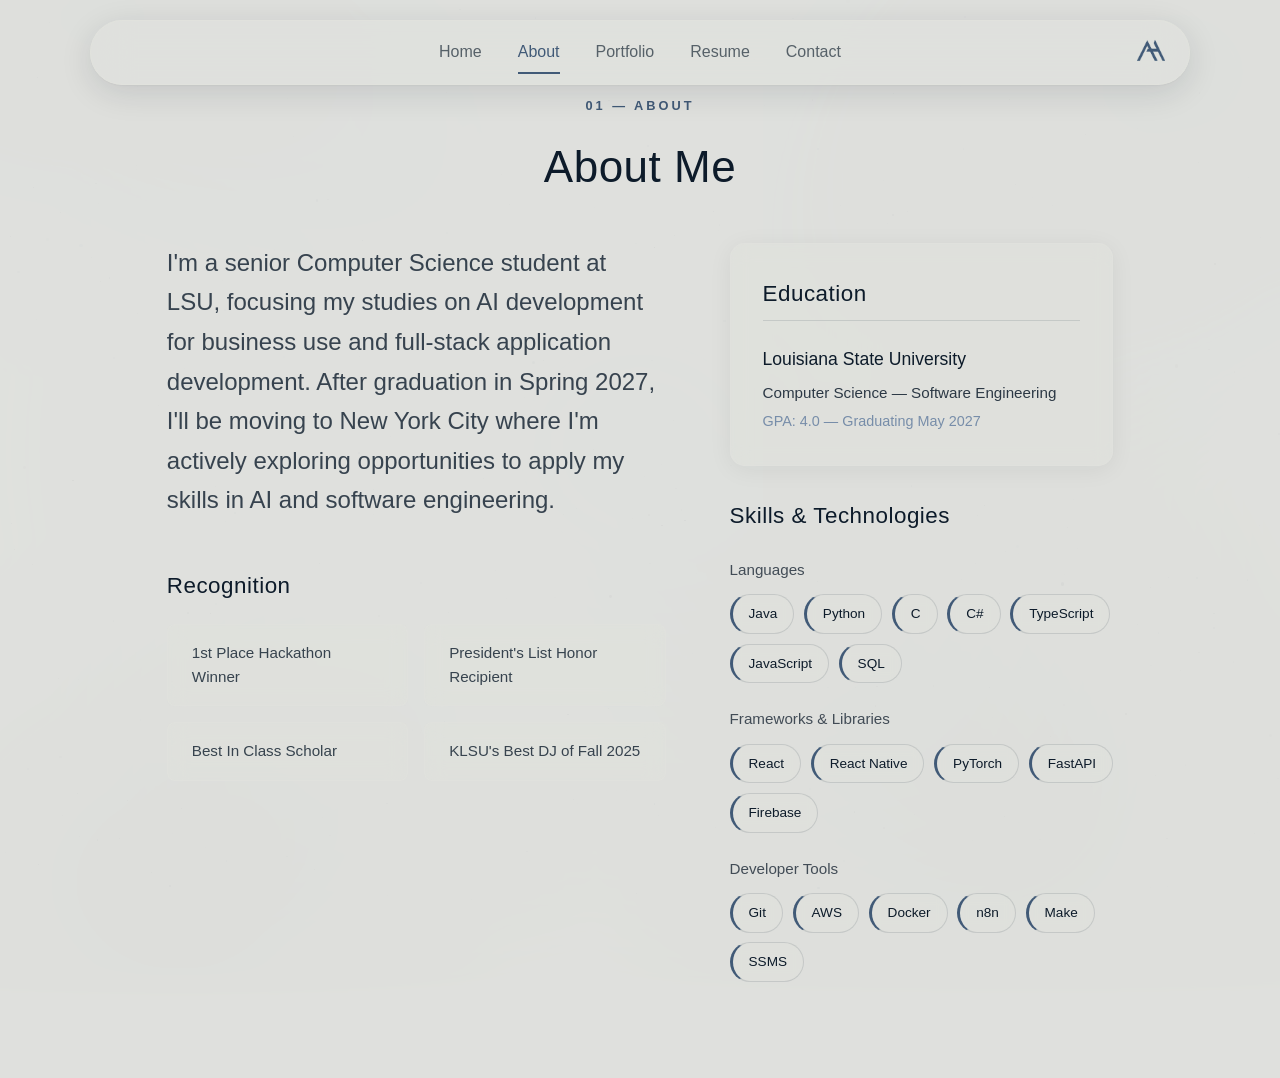
<file: about.html>
<!DOCTYPE html>
<html lang="en">

<head>
    <meta charset="UTF-8">
    <meta name="viewport" content="width=device-width, initial-scale=1.0">
    <title>About — Alex Hollier</title>
    <link rel="icon" type="image/svg" href="personal_logo.png">
    <link rel="stylesheet" href="site.css">
</head>

<body>
    <div class="star-container" id="container"></div>

    <div class="content">
        <header>
            <nav>
                <button class="menu-toggle" aria-label="Toggle menu">☰</button>
                <ul>
                    <li><a href="index.html" class="nav-link">Home</a></li>
                    <li><a href="about.html" class="nav-link active">About</a></li>
                    <li><a href="portfolio.html" class="nav-link">Portfolio</a></li>
                    <!-- <li><a href="on-air.html" class="nav-link">On Air</a></li> -->
                    <li><a href="resume.html" class="nav-link">Resume</a></li>
                    <li><a href="contact.html" class="nav-link">Contact</a></li>
                </ul>
                <a href="index.html" class="nav-logo-link">
                    <img src="personal_logo_blue.png" alt="Alex Hollier" class="nav-logo">
                </a>
            </nav>
        </header>

        <main>
            <div id="about" class="page-section light">
                <div class="section-inner">
                    <span class="section-kicker reveal">01 — About</span>
                    <h2 class="reveal">About Me</h2>

                    <div class="about-grid">
                        <div class="about-col about-col-main">
                            <!-- VOICE: rewrite intro -->
                            <p class="about-intro reveal">
                                I'm a senior Computer Science student at LSU, focusing my studies on AI development for business use and full-stack application development. After graduation in Spring 2027, I'll be moving to New York City where I'm actively exploring opportunities to apply my skills in AI and software engineering.
                            </p>

                            <div class="achievements-section reveal">
                                <h3>Recognition</h3>
                                <div class="achievements-list">
                                    <div class="achievement-item">1st Place Hackathon Winner</div>
                                    <div class="achievement-item">President's List Honor Recipient</div>
                                    <div class="achievement-item">Best In Class Scholar</div>
                                    <div class="achievement-item">KLSU's Best DJ of Fall 2025</div>
                                </div>
                            </div>
                        </div>

                        <div class="about-col about-col-side">
                            <div class="info-card education-card reveal">
                                <h3>Education</h3>
                                <h4>Louisiana State University</h4>
                                <p class="highlight">Computer Science — Software Engineering</p>
                                <p class="detail">GPA: 4.0 — Graduating May 2027</p>
                            </div>

                            <div class="skills-section reveal">
                                <h3>Skills &amp; Technologies</h3>
                                <div class="skills-categories">
                                    <div class="skill-category">
                                        <h4>Languages</h4>
                                        <div class="skill-pills">
                                            <span class="skill-pill">Java</span>
                                            <span class="skill-pill">Python</span>
                                            <span class="skill-pill">C</span>
                                            <span class="skill-pill">C#</span>
                                            <span class="skill-pill">TypeScript</span>
                                            <span class="skill-pill">JavaScript</span>
                                            <span class="skill-pill">SQL</span>
                                        </div>
                                    </div>
                                    <div class="skill-category">
                                        <h4>Frameworks &amp; Libraries</h4>
                                        <div class="skill-pills">
                                            <span class="skill-pill">React</span>
                                            <span class="skill-pill">React Native</span>
                                            <span class="skill-pill">PyTorch</span>
                                            <span class="skill-pill">FastAPI</span>
                                            <span class="skill-pill">Firebase</span>
                                        </div>
                                    </div>
                                    <div class="skill-category">
                                        <h4>Developer Tools</h4>
                                        <div class="skill-pills">
                                            <span class="skill-pill">Git</span>
                                            <span class="skill-pill">AWS</span>
                                            <span class="skill-pill">Docker</span>
                                            <span class="skill-pill">n8n</span>
                                            <span class="skill-pill">Make</span>
                                            <span class="skill-pill">SSMS</span>
                                        </div>
                                    </div>
                                </div>
                            </div>
                        </div>
                    </div>
                </div>
            </div>
        </main>

    <script src="site.js"></script>
</body>

</html>
</file>
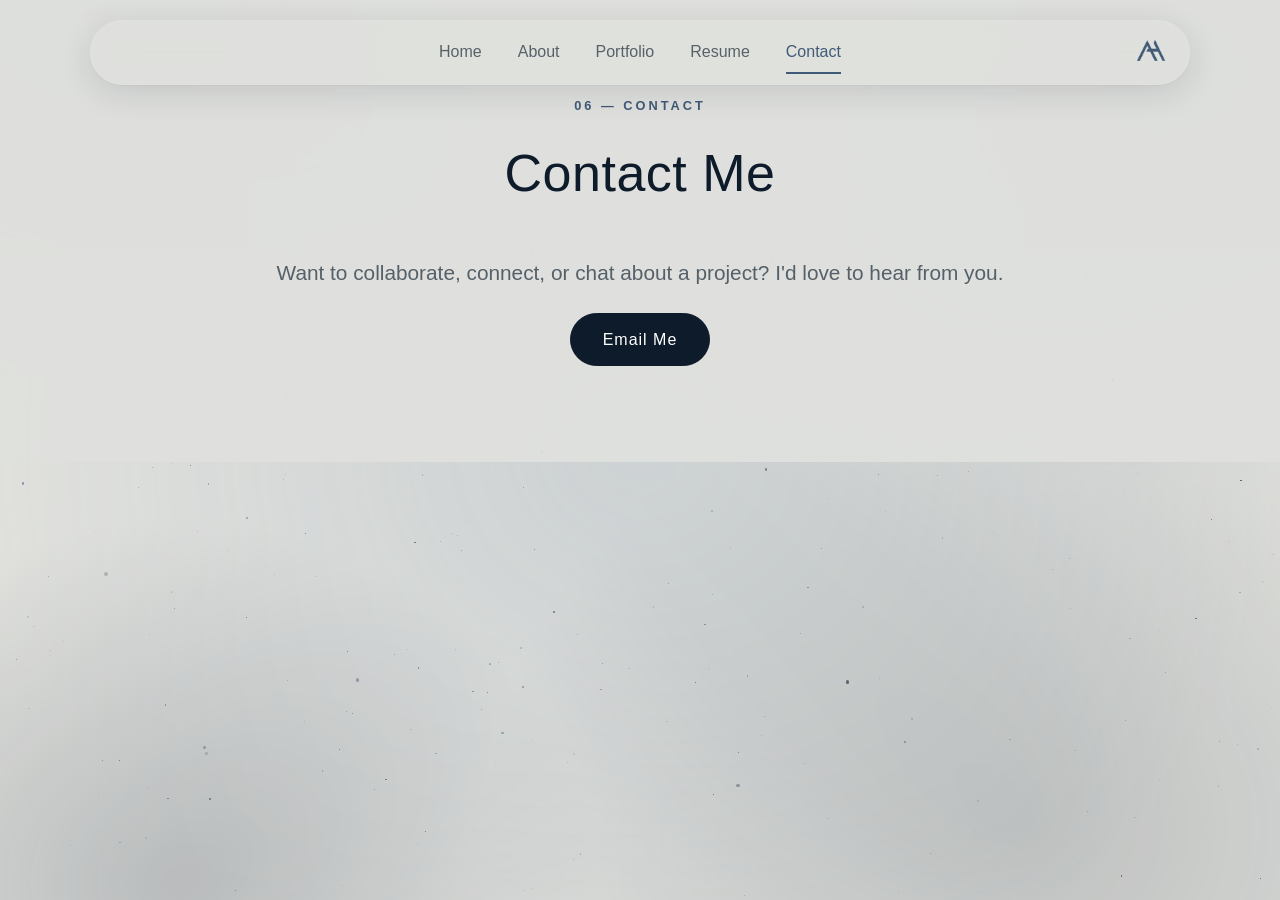
<file: contact.html>
<!DOCTYPE html>
<html lang="en">

<head>
    <meta charset="UTF-8">
    <meta name="viewport" content="width=device-width, initial-scale=1.0">
    <title>Contact — Alex Hollier</title>
    <link rel="icon" type="image/svg" href="personal_logo.png">
    <link rel="stylesheet" href="site.css">
</head>

<body>
    <div class="star-container" id="container"></div>

    <div class="content">
        <header>
            <nav>
                <button class="menu-toggle" aria-label="Toggle menu">☰</button>
                <ul>
                    <li><a href="index.html" class="nav-link">Home</a></li>
                    <li><a href="about.html" class="nav-link">About</a></li>
                    <li><a href="portfolio.html" class="nav-link">Portfolio</a></li>
                    <!-- <li><a href="on-air.html" class="nav-link">On Air</a></li> -->
                    <li><a href="resume.html" class="nav-link">Resume</a></li>
                    <li><a href="contact.html" class="nav-link active">Contact</a></li>
                </ul>
                <a href="index.html" class="nav-logo-link">
                    <img src="personal_logo_blue.png" alt="Alex Hollier" class="nav-logo">
                </a>
            </nav>
        </header>

        <main>
            <div id="contact" class="page-section light">
                <div class="section-inner">
                    <span class="section-kicker reveal">06 — Contact</span>
                    <section class="contact-section reveal">
                        <h2>Contact Me</h2>
                        <p>Want to collaborate, connect, or chat about a project? I'd love to hear from you.</p>
                        <a href="mailto:alexanderhollier@gmail.com" class="contact-link">Email Me</a>
                    </section>
                </div>
            </div>
        </main>

    <script src="site.js"></script>
</body>

</html>
</file>
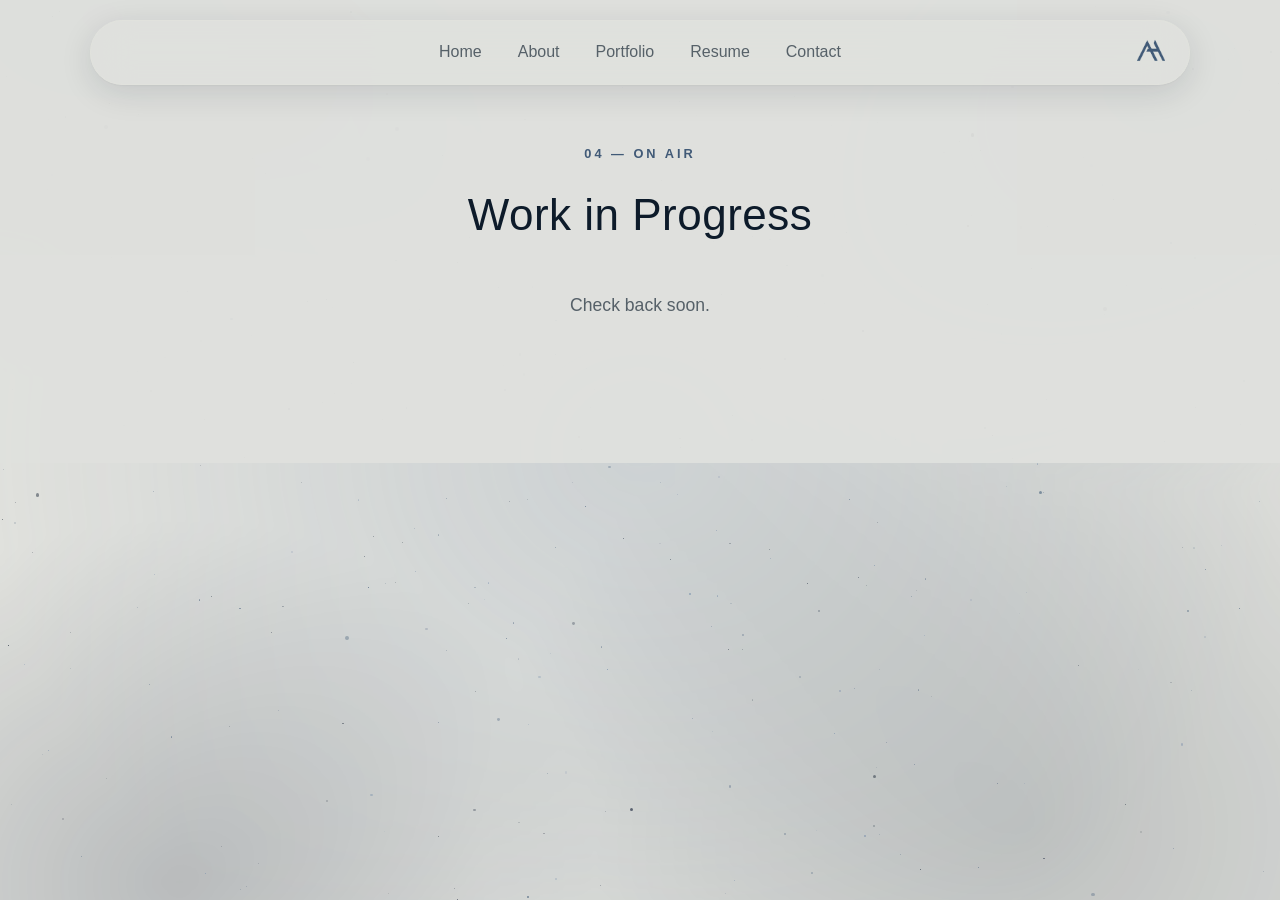
<file: on-air.html>
<!DOCTYPE html>
<html lang="en">

<head>
    <meta charset="UTF-8">
    <meta name="viewport" content="width=device-width, initial-scale=1.0">
    <title>On Air — Alex Hollier</title>
    <link rel="icon" type="image/svg" href="personal_logo.png">
    <link rel="stylesheet" href="site.css">
</head>

<body>
    <div class="star-container" id="container"></div>

    <div class="content">
        <header>
            <nav>
                <button class="menu-toggle" aria-label="Toggle menu">☰</button>
                <ul>
                    <li><a href="index.html" class="nav-link">Home</a></li>
                    <li><a href="about.html" class="nav-link">About</a></li>
                    <li><a href="portfolio.html" class="nav-link">Portfolio</a></li>
                    <!-- <li><a href="on-air.html" class="nav-link active">On Air</a></li> -->
                    <li><a href="resume.html" class="nav-link">Resume</a></li>
                    <li><a href="contact.html" class="nav-link">Contact</a></li>
                </ul>
                <a href="index.html" class="nav-logo-link">
                    <img src="personal_logo_blue.png" alt="Alex Hollier" class="nav-logo">
                </a>
            </nav>
        </header>

        <main>
            <div id="on-air" class="page-section light">
                <div class="section-inner">
                    <div class="wip-notice reveal">
                        <span class="section-kicker">04 — On Air</span>
                        <h2>Work in Progress</h2>
                        <p class="wip-text">Check back soon.</p>
                    </div>

                    <!--
                    Original On Air content — restore this block (and delete the
                    .wip-notice div above) whenever this page is ready.

                    <span class="section-kicker reveal">04 — On Air</span>
                    <h2 class="reveal">The Tides with DJ Luna</h2>

                    <div class="on-air-layout">
                        <div class="on-air-main reveal">
                            <img src="klsu_logo.png" alt="KLSU Radio" class="on-air-logo">
                            <blockquote class="on-air-blurb">
                                [Placeholder — write this one yourself. Radio host and DJ for KLSU, LSU's
                                student-run radio station, bringing music and community voices to the airwaves.]
                            </blockquote>
                        </div>

                        <div class="on-air-meta reveal">
                            <p class="on-air-schedule">[Placeholder — show day/time]</p>
                            <a href="https://klsu.studio.creek.org/listen" target="_blank" rel="noopener noreferrer" class="listen-link">Listen Live</a>
                        </div>

                        <div class="on-air-gallery reveal">
                            <img src="klsu-award.jpg" alt="Best DJ award" class="on-air-photo">
                            <img src="klsu-station.jpg" alt="KLSU station" class="on-air-photo">
                        </div>
                    </div>
                    -->
                </div>
            </div>
        </main>

    <script src="site.js"></script>
</body>

</html>
</file>
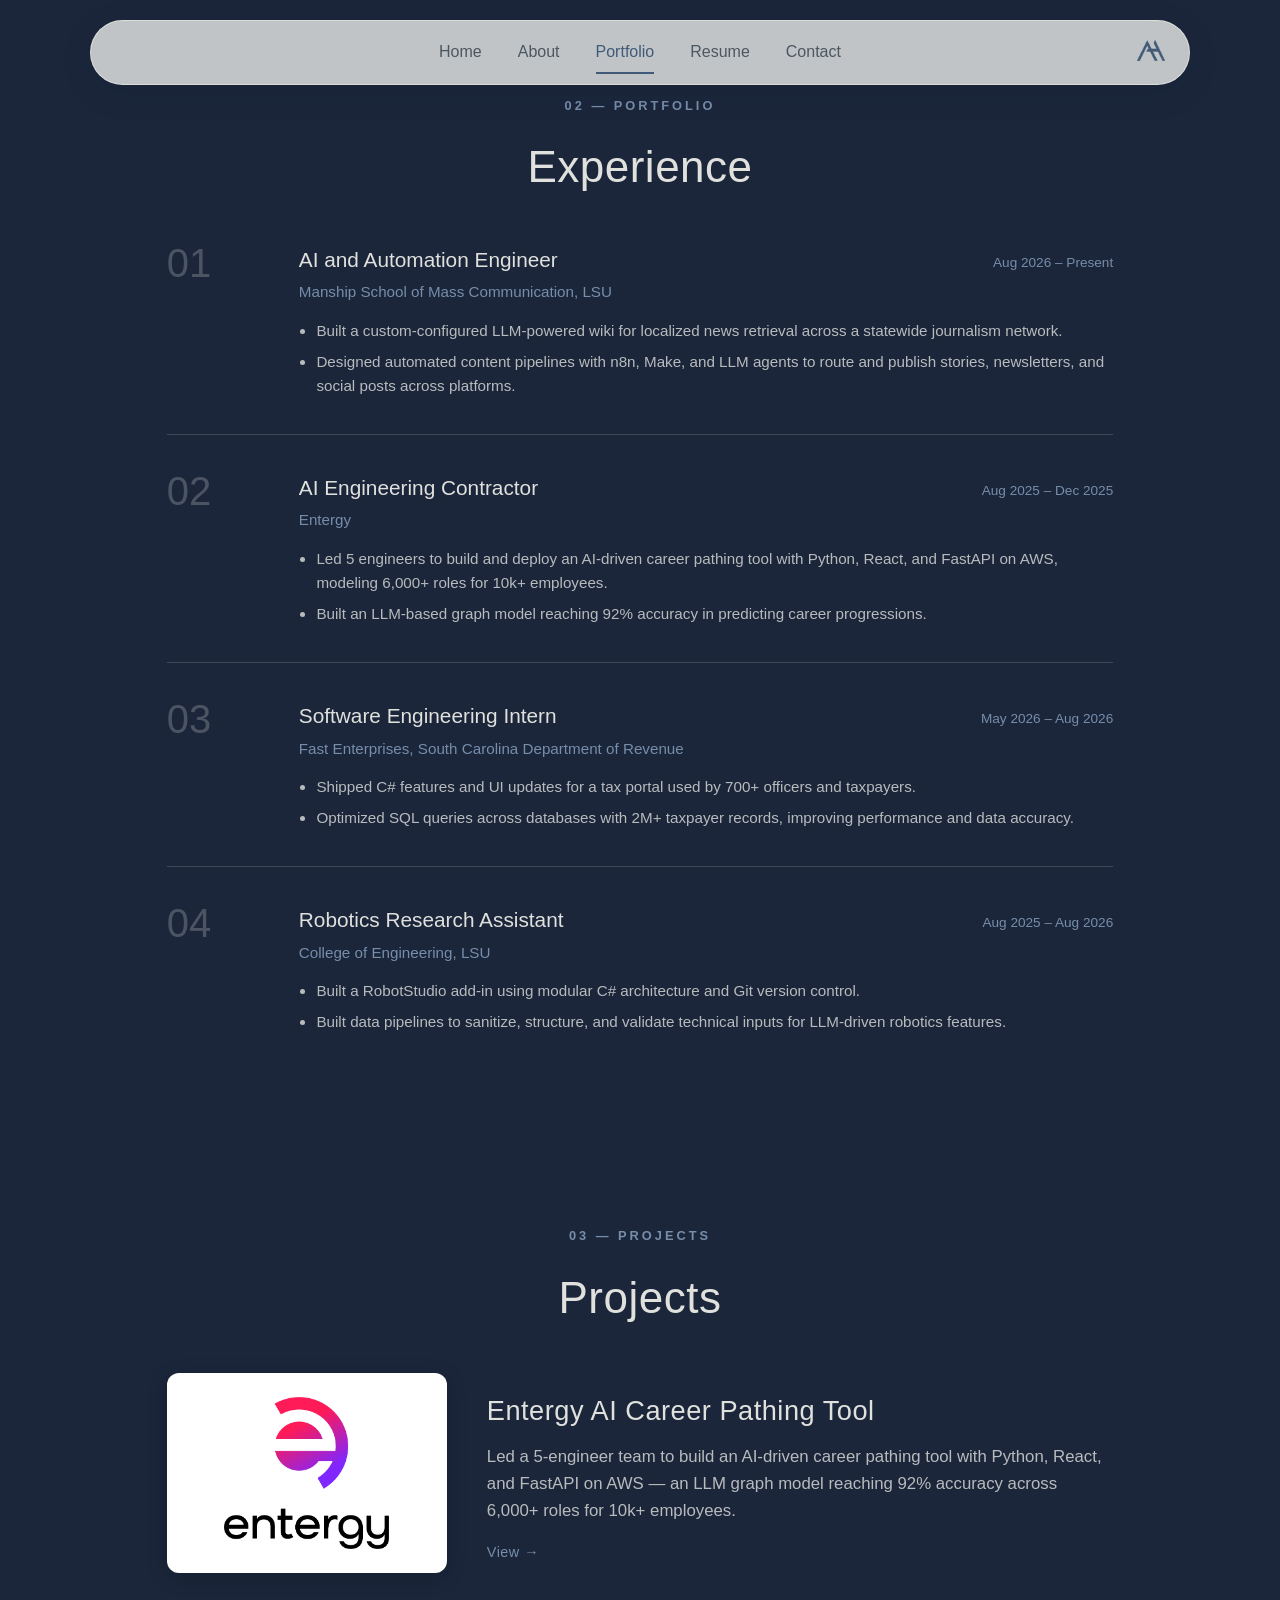
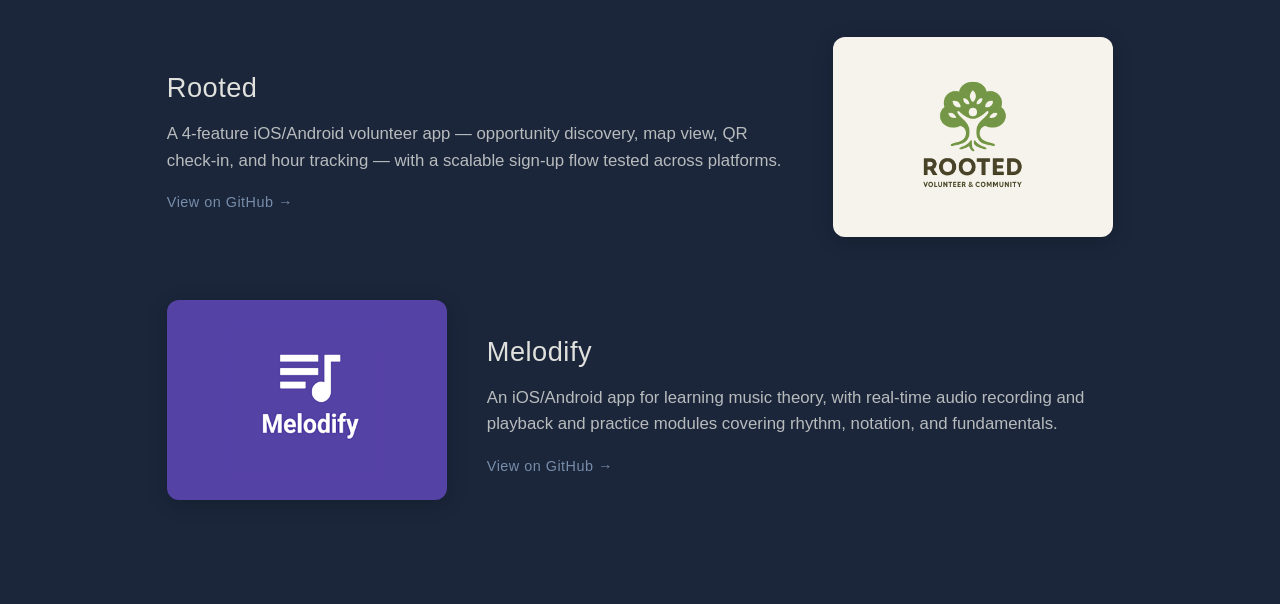
<file: portfolio.html>
<!DOCTYPE html>
<html lang="en">

<head>
    <meta charset="UTF-8">
    <meta name="viewport" content="width=device-width, initial-scale=1.0">
    <title>Portfolio — Alex Hollier</title>
    <link rel="icon" type="image/svg" href="personal_logo.png">
    <link rel="stylesheet" href="site.css">
</head>

<body>
    <div class="star-container" id="container"></div>

    <div class="content">
        <header>
            <nav>
                <button class="menu-toggle" aria-label="Toggle menu">☰</button>
                <ul>
                    <li><a href="index.html" class="nav-link">Home</a></li>
                    <li><a href="about.html" class="nav-link">About</a></li>
                    <li><a href="portfolio.html" class="nav-link active">Portfolio</a></li>
                    <!-- <li><a href="on-air.html" class="nav-link">On Air</a></li> -->
                    <li><a href="resume.html" class="nav-link">Resume</a></li>
                    <li><a href="contact.html" class="nav-link">Contact</a></li>
                </ul>
                <a href="index.html" class="nav-logo-link">
                    <img src="personal_logo_blue.png" alt="Alex Hollier" class="nav-logo">
                </a>
            </nav>
        </header>

        <main>
            <!-- Experience -->
            <div id="experience" class="page-section red">
                <div class="section-inner">
                    <span class="section-kicker reveal">02 — Portfolio</span>
                    <h2 class="reveal">Experience</h2>

                    <div class="experience-rows">
                        <div class="experience-row reveal">
                            <span class="experience-num">01</span>
                            <div class="experience-body">
                                <div class="experience-header">
                                    <h3>AI and Automation Engineer</h3>
                                    <span class="experience-dates">Aug 2026 – Present</span>
                                </div>
                                <p class="experience-org">Manship School of Mass Communication, LSU</p>
                                <ul>
                                    <li>Built a custom-configured LLM-powered wiki for localized news retrieval across a statewide journalism network.</li>
                                    <li>Designed automated content pipelines with n8n, Make, and LLM agents to route and publish stories, newsletters, and social posts across platforms.</li>
                                </ul>
                            </div>
                        </div>

                        <div class="experience-row reveal">
                            <span class="experience-num">02</span>
                            <div class="experience-body">
                                <div class="experience-header">
                                    <h3>AI Engineering Contractor</h3>
                                    <span class="experience-dates">Aug 2025 – Dec 2025</span>
                                </div>
                                <p class="experience-org">Entergy</p>
                                <ul>
                                    <li>Led 5 engineers to build and deploy an AI-driven career pathing tool with Python, React, and FastAPI on AWS, modeling 6,000+ roles for 10k+ employees.</li>
                                    <li>Built an LLM-based graph model reaching 92% accuracy in predicting career progressions.</li>
                                </ul>
                            </div>
                        </div>

                        <div class="experience-row reveal">
                            <span class="experience-num">03</span>
                            <div class="experience-body">
                                <div class="experience-header">
                                    <h3>Software Engineering Intern</h3>
                                    <span class="experience-dates">May 2026 – Aug 2026</span>
                                </div>
                                <p class="experience-org">Fast Enterprises, South Carolina Department of Revenue</p>
                                <ul>
                                    <li>Shipped C# features and UI updates for a tax portal used by 700+ officers and taxpayers.</li>
                                    <li>Optimized SQL queries across databases with 2M+ taxpayer records, improving performance and data accuracy.</li>
                                </ul>
                            </div>
                        </div>

                        <div class="experience-row reveal">
                            <span class="experience-num">04</span>
                            <div class="experience-body">
                                <div class="experience-header">
                                    <h3>Robotics Research Assistant</h3>
                                    <span class="experience-dates">Aug 2025 – Aug 2026</span>
                                </div>
                                <p class="experience-org">College of Engineering, LSU</p>
                                <ul>
                                    <li>Built a RobotStudio add-in using modular C# architecture and Git version control.</li>
                                    <li>Built data pipelines to sanitize, structure, and validate technical inputs for LLM-driven robotics features.</li>
                                </ul>
                            </div>
                        </div>
                    </div>
                </div>
            </div>

            <!-- Projects -->
            <div id="projects" class="page-section red">
                <div class="section-inner">
                    <span class="section-kicker reveal">03 — Projects</span>
                    <h2 class="reveal">Projects</h2>

                    <div class="project-rows">
                        <div class="project-row reveal">
                            <a href="https://www.entergy.com/" class="project-row-media">
                                <img src="New-Entergy-logo.png" alt="Entergy AI Career Pathing Tool" class="project-media-img entergy-bg">
                            </a>
                            <div class="project-row-body">
                                <h3>Entergy AI Career Pathing Tool</h3>
                                <p>Led a 5-engineer team to build an AI-driven career pathing tool with Python, React, and FastAPI on AWS — an LLM graph model reaching 92% accuracy across 6,000+ roles for 10k+ employees.</p>
                                <a href="https://www.entergy.com/" class="project-row-link">View →</a>
                            </div>
                        </div>

                        <div class="project-row reveal reverse">
                            <a href="https://github.com/alexhollier/Rooted" class="project-row-media">
                                <img src="rooted_logo.png" alt="Rooted" class="project-media-img rooted-bg">
                            </a>
                            <div class="project-row-body">
                                <h3>Rooted</h3>
                                <p>A 4-feature iOS/Android volunteer app — opportunity discovery, map view, QR check-in, and hour tracking — with a scalable sign-up flow tested across platforms.</p>
                                <a href="https://github.com/alexhollier/Rooted" class="project-row-link">View on GitHub →</a>
                            </div>
                        </div>

                        <div class="project-row reveal">
                            <a href="https://github.com/alexhollier/Melodify" class="project-row-media">
                                <img src="melodify.PNG" alt="Melodify" class="project-media-img melodify-bg">
                            </a>
                            <div class="project-row-body">
                                <h3>Melodify</h3>
                                <p>An iOS/Android app for learning music theory, with real-time audio recording and playback and practice modules covering rhythm, notation, and fundamentals.</p>
                                <a href="https://github.com/alexhollier/Melodify" class="project-row-link">View on GitHub →</a>
                            </div>
                        </div>
                    </div>
                </div>
            </div>
        </main>

    <script src="site.js"></script>
</body>

</html>
</file>
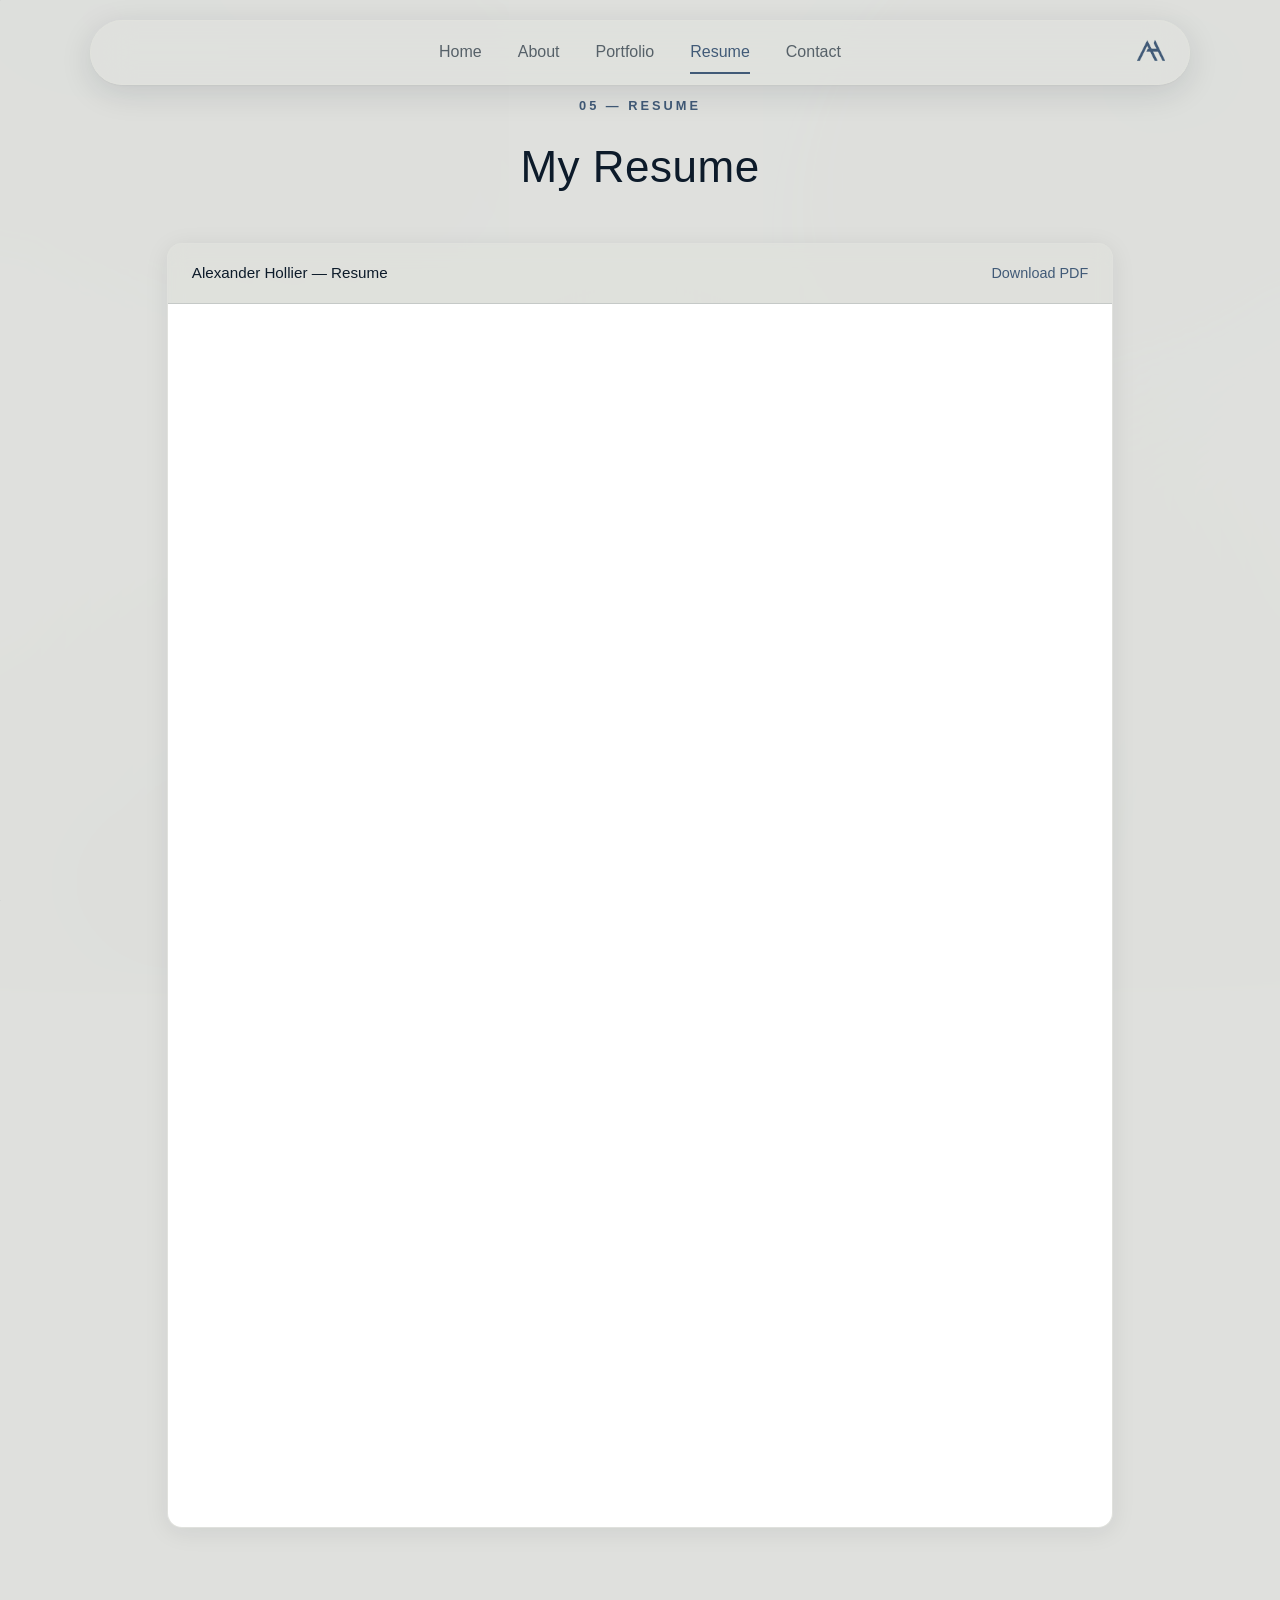
<file: resume.html>
<!DOCTYPE html>
<html lang="en">

<head>
    <meta charset="UTF-8">
    <meta name="viewport" content="width=device-width, initial-scale=1.0">
    <title>Resume — Alex Hollier</title>
    <link rel="icon" type="image/svg" href="personal_logo.png">
    <link rel="stylesheet" href="site.css">
</head>

<body>
    <div class="star-container" id="container"></div>

    <div class="content">
        <header>
            <nav>
                <button class="menu-toggle" aria-label="Toggle menu">☰</button>
                <ul>
                    <li><a href="index.html" class="nav-link">Home</a></li>
                    <li><a href="about.html" class="nav-link">About</a></li>
                    <li><a href="portfolio.html" class="nav-link">Portfolio</a></li>
                    <!-- <li><a href="on-air.html" class="nav-link">On Air</a></li> -->
                    <li><a href="resume.html" class="nav-link active">Resume</a></li>
                    <li><a href="contact.html" class="nav-link">Contact</a></li>
                </ul>
                <a href="index.html" class="nav-logo-link">
                    <img src="personal_logo_blue.png" alt="Alex Hollier" class="nav-logo">
                </a>
            </nav>
        </header>

        <main>
            <div id="resume" class="page-section light">
                <div class="section-inner">
                    <span class="section-kicker reveal">05 — Resume</span>
                    <h2 class="reveal">My Resume</h2>

                    <div class="resume-card reveal">
                        <div class="resume-toolbar">
                            <span class="resume-toolbar-label">Alexander Hollier — Resume</span>
                            <div class="resume-toolbar-actions">
                                <a href="https://docs.google.com/document/d/1gYUxwYPmnaMEtLzKk7giE4sTZncxf8BI/export?format=pdf" class="resume-action-link">Download PDF</a>
                            </div>
                        </div>
                        <div class="resume-frame-wrapper">
                            <iframe src="https://docs.google.com/document/d/1gYUxwYPmnaMEtLzKk7giE4sTZncxf8BI/preview" class="resume-frame" title="Alexander Hollier Resume" loading="lazy"></iframe>
                        </div>
                    </div>
                </div>
            </div>
        </main>

    <script src="site.js"></script>
</body>

</html>
</file>
<file: site.css>
* {
  margin: 0;
  padding: 0;
  box-sizing: border-box;
}

:root {
  --ink: #0d1b2a;
  --accent: rgb(65, 90, 119);
  --accent-deep: #1b263b;
  --accent-light: #778da9;
  --sage: #778da9;
  --cream: #e0e1dd;
  --surface: rgba(224, 225, 221, 0.6);
  --surface-strong: rgba(224, 225, 221, 0.85);
  --border-soft: rgba(13, 27, 42, 0.12);
}

html {
  scroll-behavior: smooth;
}

body {
  background: var(--cream);
  font-family: -apple-system, BlinkMacSystemFont, 'Segoe UI', Roboto, Oxygen, Ubuntu, Cantarell, sans-serif;
  color: var(--ink);
  line-height: 1.6;
  min-height: 100vh;
}

/* Warm glow blobs behind the star field */
body::before {
  content: '';
  position: fixed;
  inset: -10%;
  z-index: 0;
  pointer-events: none;
  background:
    radial-gradient(ellipse 900px 600px at 15% 10%, rgba(65, 90, 119, 0.22), transparent 60%),
    radial-gradient(ellipse 800px 700px at 85% 15%, rgba(119, 141, 169, 0.30), transparent 60%),
    radial-gradient(ellipse 900px 800px at 75% 85%, rgba(13, 27, 42, 0.16), transparent 60%),
    radial-gradient(ellipse 700px 600px at 20% 90%, rgba(27, 38, 59, 0.20), transparent 60%),
    radial-gradient(ellipse 1000px 900px at 50% 50%, rgba(119, 141, 169, 0.18), transparent 65%);
  filter: blur(10px);
  animation: drift-blobs 40s ease-in-out infinite;
}

@keyframes drift-blobs {
  0% {
    transform: translate(0, 0);
  }
  25% {
    transform: translate(3%, 4%);
  }
  50% {
    transform: translate(-2%, 5%);
  }
  75% {
    transform: translate(-4%, -3%);
  }
  100% {
    transform: translate(0, 0);
  }
}

.star-container {
  position: fixed;
  width: 100%;
  height: 100%;
  top: 0;
  left: 0;
  z-index: 1;
}

.star {
  position: absolute;
  border-radius: 50%;
}

.content {
  position: relative;
  z-index: 2;
  min-height: 100vh;
  display: flex;
  flex-direction: column;
}

header {
  position: fixed;
  top: 1.25rem;
  left: 50%;
  transform: translateX(-50%);
  width: calc(100% - 3rem);
  max-width: 1100px;
  padding: 0.6rem 1.5rem;
  background: var(--surface-strong);
  backdrop-filter: blur(20px) saturate(180%);
  -webkit-backdrop-filter: blur(20px) saturate(180%);
  z-index: 100;
  border: 1px solid rgba(224, 225, 221, 0.9);
  border-radius: 999px;
  box-shadow: 0 8px 32px rgba(13, 27, 42, 0.12), 0 1px 2px rgba(13, 27, 42, 0.04);
}

nav {
  display: flex;
  justify-content: center;
  align-items: center;
  width: 100%;
  margin: 0 auto;
  position: relative;
}

.menu-toggle {
  display: none;
  background: none;
  border: none;
  color: var(--ink);
  font-size: 1.8rem;
  cursor: pointer;
  padding: 0.5rem;
}

nav ul {
  display: flex;
  list-style: none;
  gap: 2.25rem;
  margin: 0;
  font-size: 1rem;
}

.nav-logo-link {
  display: block;
  line-height: 0;
  position: absolute;
  right: 0;
  top: 50%;
  transform: translateY(-50%);
}

.nav-logo {
  height: 28px;
  width: auto;
  display: block;
}

nav a {
  color: rgba(13, 27, 42, 0.65);
  text-decoration: none;
  font-weight: 500;
  transition: all 0.3s;
  cursor: pointer;
  padding: 0.5rem 0;
  display: inline-block;
  border-bottom: 2px solid transparent;
}

nav a:hover {
  color: var(--ink);
}

nav a.nav-link.active {
  color: var(--accent);
  border-bottom: 2px solid var(--accent);
}

main {
  flex: 1;
}

/* Full-bleed section system */
.page-section {
  scroll-margin-top: 110px;
  width: 100%;
  padding: 6rem 0;
}

.page-section.light {
  background: rgba(224, 225, 221, 0.94);
  color: var(--ink);
}

.page-section.red {
  background: var(--accent-deep);
  color: var(--cream);
}

.section-inner {
  max-width: 1100px;
  margin: 0 auto;
  padding: 0 6%;
}

.section-kicker {
  display: block;
  font-size: 0.8rem;
  font-weight: 600;
  letter-spacing: 3px;
  text-transform: uppercase;
  color: var(--accent);
  margin-bottom: 1rem;
  text-align: center;
}

.page-section.red .section-kicker {
  color: var(--accent-light);
}

/* Reveal-on-scroll */
.reveal {
  opacity: 0;
  transform: translateY(28px);
  transition: opacity 0.7s ease, transform 0.7s ease;
}

.reveal.is-visible {
  opacity: 1;
  transform: translateY(0);
}

@media (prefers-reduced-motion: reduce) {
  .reveal {
    opacity: 1;
    transform: none;
    transition: none;
  }
}

.hero {
  text-align: center;
  padding: 3rem 0;
}

.hero-kicker {
  font-size: 0.9rem;
  font-weight: 600;
  letter-spacing: 3px;
  text-transform: uppercase;
  color: var(--accent);
  margin-bottom: 1.5rem;
}

.hero h1 {
  font-size: 6.5rem;
  font-weight: 450;
  letter-spacing: 1px;
  color: var(--ink);
}

.home-intro {
  font-size: 1.3rem;
  font-weight: 400;
  color: rgba(13, 27, 42, 0.8);
  line-height: 1.7;
  max-width: 640px;
  margin: 1.5rem auto 0;
}

.stats-row {
  display: grid;
  grid-template-columns: repeat(4, 1fr);
  gap: 1.5rem;
  margin: 3rem auto 0;
  max-width: 900px;
}

.stat-item {
  text-align: center;
  padding: 1.5rem 1rem;
  background: var(--surface);
  border: 1px solid rgba(224, 225, 221, 0.9);
  backdrop-filter: blur(10px);
  border-radius: 12px;
  transition: all 0.3s ease;
}

.stat-item:hover {
  background: var(--surface-strong);
  transform: translateY(-2px);
}

.stat-value {
  display: block;
  font-size: 1.6rem;
  font-weight: 600;
  color: var(--accent);
  margin-bottom: 0.35rem;
}

.stat-label {
  font-size: 0.8rem;
  font-weight: 500;
  color: var(--sage);
  text-transform: uppercase;
  letter-spacing: 1px;
}

.home-ctas {
  display: flex;
  justify-content: center;
  gap: 1.25rem;
  margin-top: 2.5rem;
  flex-wrap: wrap;
}

.contact-link.outline {
  background: transparent;
  color: var(--ink);
}

.contact-link.outline:hover {
  background: var(--ink);
  color: #ffffff;
}

h2 {
  font-size: 2.75rem;
  font-weight: 500;
  letter-spacing: 0.5px;
  margin-bottom: 2.5rem;
  text-align: center;
  color: inherit;
}

/* About: asymmetric two-column */
.about-grid {
  display: grid;
  grid-template-columns: 1.3fr 1fr;
  gap: 4rem;
  align-items: start;
  text-align: left;
}

.about-intro {
  font-size: 1.5rem;
  font-weight: 400;
  color: rgba(13, 27, 42, 0.8);
  line-height: 1.65;
  margin-bottom: 3rem;
}

.about-col-side {
  display: flex;
  flex-direction: column;
  gap: 2rem;
}

.info-card {
  background: var(--surface);
  border: 1px solid rgba(224, 225, 221, 0.9);
  backdrop-filter: blur(10px);
  border-radius: 15px;
  padding: 2rem;
  transition: all 0.3s ease;
  text-align: left;
  box-shadow: 0 4px 24px rgba(13, 27, 42, 0.06);
}

.info-card:hover {
  background: var(--surface-strong);
  border-color: rgba(224, 225, 221, 1);
  transform: translateY(-5px);
  box-shadow: 0 8px 32px rgba(13, 27, 42, 0.1);
}

.info-card h3 {
  font-size: 1.4rem;
  font-weight: 500;
  letter-spacing: 0.5px;
  margin-bottom: 1.5rem;
  text-align: left;
  color: var(--ink);
  border-bottom: 1px solid var(--border-soft);
  padding-bottom: 0.5rem;
}

.info-card h4 {
  font-size: 1.1rem;
  font-weight: 500;
  color: var(--ink);
  margin-bottom: 0.5rem;
  margin-top: 0.5rem;
}

.info-card .highlight {
  color: rgba(13, 27, 42, 0.85);
  font-size: 0.95rem;
  margin-bottom: 0.3rem;
}

.info-card .detail {
  color: var(--sage);
  font-size: 0.9rem;
}

.achievements-section h3 {
  font-size: 1.4rem;
  font-weight: 500;
  letter-spacing: 0.5px;
  margin-bottom: 1.25rem;
  text-align: left;
  color: var(--ink);
}

.achievements-list {
  display: grid;
  grid-template-columns: repeat(auto-fit, minmax(200px, 1fr));
  gap: 1rem;
}

.achievement-item {
  font-size: 0.95rem;
  color: rgba(13, 27, 42, 0.8);
  padding: 1rem 1.5rem;
  background: var(--surface);
  border: 1px solid rgba(224, 225, 221, 0.9);
  backdrop-filter: blur(10px);
  border-radius: 8px;
  text-align: left;
  transition: all 0.3s ease;
}

.achievement-item:hover {
  background: var(--surface-strong);
  border-color: rgba(224, 225, 221, 1);
  transform: translateY(-2px);
}

.skills-section > h3 {
  font-size: 1.4rem;
  font-weight: 500;
  letter-spacing: 0.5px;
  margin-bottom: 1.5rem;
  text-align: left;
  color: var(--ink);
}

.skills-categories {
  display: grid;
  grid-template-columns: 1fr;
  gap: 1.5rem;
}

.skill-category h4 {
  font-size: 0.95rem;
  font-weight: 500;
  color: rgba(13, 27, 42, 0.75);
  margin-bottom: 0.75rem;
  text-align: left;
}

.skill-pills {
  display: flex;
  flex-wrap: wrap;
  gap: 0.6rem;
  justify-content: flex-start;
}

.skill-pill {
  background: var(--surface);
  border: 1px solid var(--border-soft);
  border-left: 3px solid var(--accent);
  color: var(--ink);
  padding: 0.5rem 1rem;
  border-radius: 25px;
  font-size: 0.85rem;
  font-weight: 500;
  transition: all 0.3s ease;
  cursor: default;
  backdrop-filter: blur(6px);
}

.skill-pill:hover {
  background: var(--surface-strong);
  border-color: rgba(13, 27, 42, 0.2);
  transform: translateY(-2px);
  box-shadow: 0 4px 12px rgba(13, 27, 42, 0.1);
}

/* Experience: editorial numbered rows */
.experience-rows {
  display: flex;
  flex-direction: column;
}

.experience-row {
  display: grid;
  grid-template-columns: 100px 1fr;
  gap: 2rem;
  padding: 2.25rem 0;
  border-bottom: 1px solid rgba(224, 225, 221, 0.18);
  align-items: start;
  text-align: left;
}

.experience-row:first-child {
  padding-top: 0;
}

.experience-row:last-child {
  border-bottom: none;
  padding-bottom: 0;
}

.experience-num {
  font-size: 2.5rem;
  font-weight: 300;
  color: rgba(224, 225, 221, 0.25);
  line-height: 1;
}

.experience-header {
  display: flex;
  justify-content: space-between;
  align-items: baseline;
  flex-wrap: wrap;
  gap: 0.5rem;
  margin-bottom: 0.25rem;
}

.experience-header h3 {
  font-size: 1.3rem;
  font-weight: 500;
  color: var(--cream);
}

.experience-dates {
  font-size: 0.85rem;
  color: var(--accent-light);
  white-space: nowrap;
}

.experience-org {
  font-size: 0.95rem;
  color: var(--accent-light);
  font-weight: 500;
  margin-bottom: 0.9rem;
}

.experience-body ul {
  padding-left: 1.1rem;
}

.experience-body li {
  font-size: 0.95rem;
  color: rgba(224, 225, 221, 0.8);
  line-height: 1.6;
  margin-bottom: 0.4rem;
}

.experience-body li:last-child {
  margin-bottom: 0;
}

/* Projects: alternating rows */
.project-rows {
  display: flex;
  flex-direction: column;
  gap: 3.5rem;
  margin-top: 1rem;
}

.project-row {
  display: grid;
  grid-template-columns: 280px 1fr;
  gap: 2.5rem;
  align-items: center;
  text-align: left;
}

.project-row.reverse {
  grid-template-columns: 1fr 280px;
}

.project-row.reverse .project-row-media {
  order: 2;
}

.project-row.reverse .project-row-body {
  order: 1;
}

.project-row-media {
  display: block;
  transition: transform 0.3s ease-in-out;
}

.project-row-media:hover {
  transform: scale(1.03);
}

.project-media-img {
  width: 100%;
  height: 200px;
  object-fit: contain;
  border-radius: 12px;
  padding: 1.5rem;
  box-shadow: 0 4px 20px rgba(0, 0, 0, 0.2);
}

.project-media-img.entergy-bg {
  background-color: #ffffff;
}

.project-media-img.rooted-bg {
  background-color: #f5f3eb;
}

.project-media-img.melodify-bg {
  background-color: #5542a5;
}

.project-row-body h3 {
  font-size: 1.7rem;
  font-weight: 500;
  letter-spacing: 0.5px;
  margin-bottom: 0.7rem;
  color: var(--cream);
}

.project-row-body p {
  font-size: 1.05rem;
  font-weight: 400;
  color: rgba(224, 225, 221, 0.8);
  line-height: 1.6;
  margin-bottom: 0.9rem;
}

.project-row-link {
  display: inline-block;
  color: var(--accent-light);
  text-decoration: none;
  font-weight: 500;
  font-size: 0.9rem;
  letter-spacing: 0.5px;
  border-bottom: 1px solid transparent;
  transition: border-color 0.3s;
}

.project-row-link:hover {
  border-color: var(--accent-light);
}

/* Work-in-progress placeholder */
.wip-notice {
  text-align: center;
  padding: 3rem 0;
}

.wip-text {
  font-size: 1.1rem;
  color: rgba(13, 27, 42, 0.65);
  margin-top: 0.5rem;
}

/* On Air */
.on-air-layout {
  display: flex;
  flex-direction: column;
  gap: 1.75rem;
}

.on-air-main {
  display: flex;
  align-items: center;
  gap: 2rem;
}

.on-air-logo {
  width: 90px;
  height: 90px;
  object-fit: contain;
  border-radius: 14px;
  background: #ffffff;
  padding: 0.6rem;
  box-shadow: 0 4px 20px rgba(13, 27, 42, 0.1);
  flex-shrink: 0;
}

.on-air-blurb {
  font-size: 1.5rem;
  font-weight: 450;
  line-height: 1.5;
  color: var(--ink);
  border-left: 3px solid var(--accent);
  padding-left: 1.5rem;
  margin: 0;
  font-style: normal;
}

.on-air-meta {
  display: flex;
  align-items: center;
  gap: 1.5rem;
  flex-wrap: wrap;
  padding-left: calc(90px + 2rem);
}

.on-air-schedule {
  color: var(--sage);
  font-size: 0.95rem;
  font-weight: 500;
}

.listen-link {
  display: inline-flex;
  align-items: center;
  gap: 0.6rem;
  background: var(--accent);
  color: #ffffff;
  text-decoration: none;
  font-weight: 500;
  letter-spacing: 0.5px;
  padding: 0.7rem 1.6rem;
  border-radius: 999px;
  border: 1px solid var(--accent);
  transition: all 0.3s;
}

.listen-link::before {
  content: '';
  width: 8px;
  height: 8px;
  border-radius: 50%;
  background: #ffffff;
  box-shadow: 0 0 6px rgba(255, 255, 255, 0.9);
}

.listen-link:hover {
  background: var(--accent-deep);
  border-color: var(--accent-deep);
}

.on-air-gallery {
  display: grid;
  grid-template-columns: repeat(2, 1fr);
  gap: 1.5rem;
  padding-left: calc(90px + 2rem);
}

.on-air-photo {
  width: 100%;
  height: 220px;
  object-fit: cover;
  border-radius: 12px;
  box-shadow: 0 4px 20px rgba(13, 27, 42, 0.1);
}

/* Resume */
.resume-card {
  background: var(--surface);
  border: 1px solid rgba(224, 225, 221, 0.9);
  backdrop-filter: blur(10px);
  border-radius: 15px;
  overflow: hidden;
  box-shadow: 0 4px 24px rgba(13, 27, 42, 0.08);
}

.resume-toolbar {
  display: flex;
  justify-content: space-between;
  align-items: center;
  flex-wrap: wrap;
  gap: 1rem;
  padding: 1.1rem 1.5rem;
  border-bottom: 1px solid var(--border-soft);
}

.resume-toolbar-label {
  font-weight: 500;
  font-size: 0.95rem;
  color: var(--ink);
}

.resume-toolbar-actions {
  display: flex;
  gap: 1.5rem;
  flex-wrap: wrap;
}

.resume-action-link {
  color: var(--accent);
  text-decoration: none;
  font-weight: 500;
  font-size: 0.9rem;
  border-bottom: 1px solid transparent;
  transition: border-color 0.3s;
}

.resume-action-link:hover {
  border-color: var(--accent);
}

.resume-frame-wrapper {
  width: 100%;
  aspect-ratio: 8.5 / 11;
  background: #ffffff;
  position: relative;
  overflow: hidden;
}

/* Google's preview iframe renders its own scrollbar inside the doc; oversizing
   the iframe and clipping the wrapper pushes that scrollbar out of view. */
.resume-frame {
  position: absolute;
  top: 0;
  left: 0;
  width: calc(100% + 20px);
  height: 100%;
  border: none;
  display: block;
}

footer {
  text-align: center;
  padding: 2rem 0 2.5rem;
  color: rgba(13, 27, 42, 0.5);
  font-size: 0.85rem;
}

/* Contact */
.contact-section {
  text-align: center;
}

.contact-section h2 {
  font-size: 3.25rem;
}

.contact-section p {
  font-size: 1.3rem;
  font-weight: 400;
  color: rgba(13, 27, 42, 0.65);
  margin-bottom: 1.5rem;
}

.contact-link {
  display: inline-block;
  color: #ffffff;
  background: var(--ink);
  text-decoration: none;
  font-weight: 500;
  letter-spacing: 1px;
  padding: 0.8rem 2rem;
  border-radius: 999px;
  border: 1px solid var(--ink);
  transition: all 0.3s;
}

.contact-link:hover {
  background: var(--accent);
  border-color: var(--accent);
}

::-webkit-scrollbar {
  width: 6px;
}

::-webkit-scrollbar-track {
  background: transparent;
}

::-webkit-scrollbar-thumb {
  background: rgba(13, 27, 42, 0.2);
  border-radius: 6px;
}

::-webkit-scrollbar-thumb:hover {
  background: rgba(13, 27, 42, 0.35);
}

@media (max-width: 768px) {
  .menu-toggle {
    display: block;
  }

  header {
    top: 1rem;
    width: calc(100% - 2rem);
    border-radius: 24px;
  }

  nav ul {
    position: fixed;
    top: 80px;
    left: 1rem;
    right: 1rem;
    background: var(--surface-strong);
    backdrop-filter: blur(20px) saturate(180%);
    -webkit-backdrop-filter: blur(20px) saturate(180%);
    flex-direction: column;
    gap: 0;
    padding: 1rem 0;
    margin: 0;
    transform: translateY(-20px);
    opacity: 0;
    transition: transform 0.3s ease, opacity 0.3s ease;
    pointer-events: none;
    border-radius: 20px;
    border: 1px solid rgba(224, 225, 221, 0.9);
    box-shadow: 0 8px 32px rgba(13, 27, 42, 0.12);
  }

  nav ul.active {
    transform: translateY(0);
    opacity: 1;
    pointer-events: all;
  }

  nav ul li {
    padding: 1rem 0;
    text-align: center;
  }

  nav a {
    font-size: 1.1rem;
  }

  .page-section {
    padding: 4rem 0;
  }

  .hero h1 {
    font-size: 2.75rem;
  }

  .stats-row {
    grid-template-columns: repeat(2, 1fr);
  }

  .about-grid {
    grid-template-columns: 1fr;
    gap: 2.5rem;
  }

  .experience-row {
    grid-template-columns: 50px 1fr;
    gap: 1rem;
  }

  .experience-num {
    font-size: 1.75rem;
  }

  .project-row,
  .project-row.reverse {
    grid-template-columns: 1fr;
    gap: 1.5rem;
  }

  .project-row .project-row-media,
  .project-row.reverse .project-row-media {
    order: 1;
  }

  .project-row .project-row-body,
  .project-row.reverse .project-row-body {
    order: 2;
  }

  .resume-toolbar {
    flex-direction: column;
    align-items: flex-start;
  }

  .on-air-main {
    flex-direction: column;
    text-align: center;
  }

  .on-air-blurb {
    border-left: none;
    border-top: 3px solid var(--accent);
    padding-left: 0;
    padding-top: 1rem;
  }

  .on-air-meta,
  .on-air-gallery {
    padding-left: 0;
  }

  .on-air-meta {
    justify-content: center;
  }

  .on-air-gallery {
    grid-template-columns: 1fr;
  }
}
</file>
